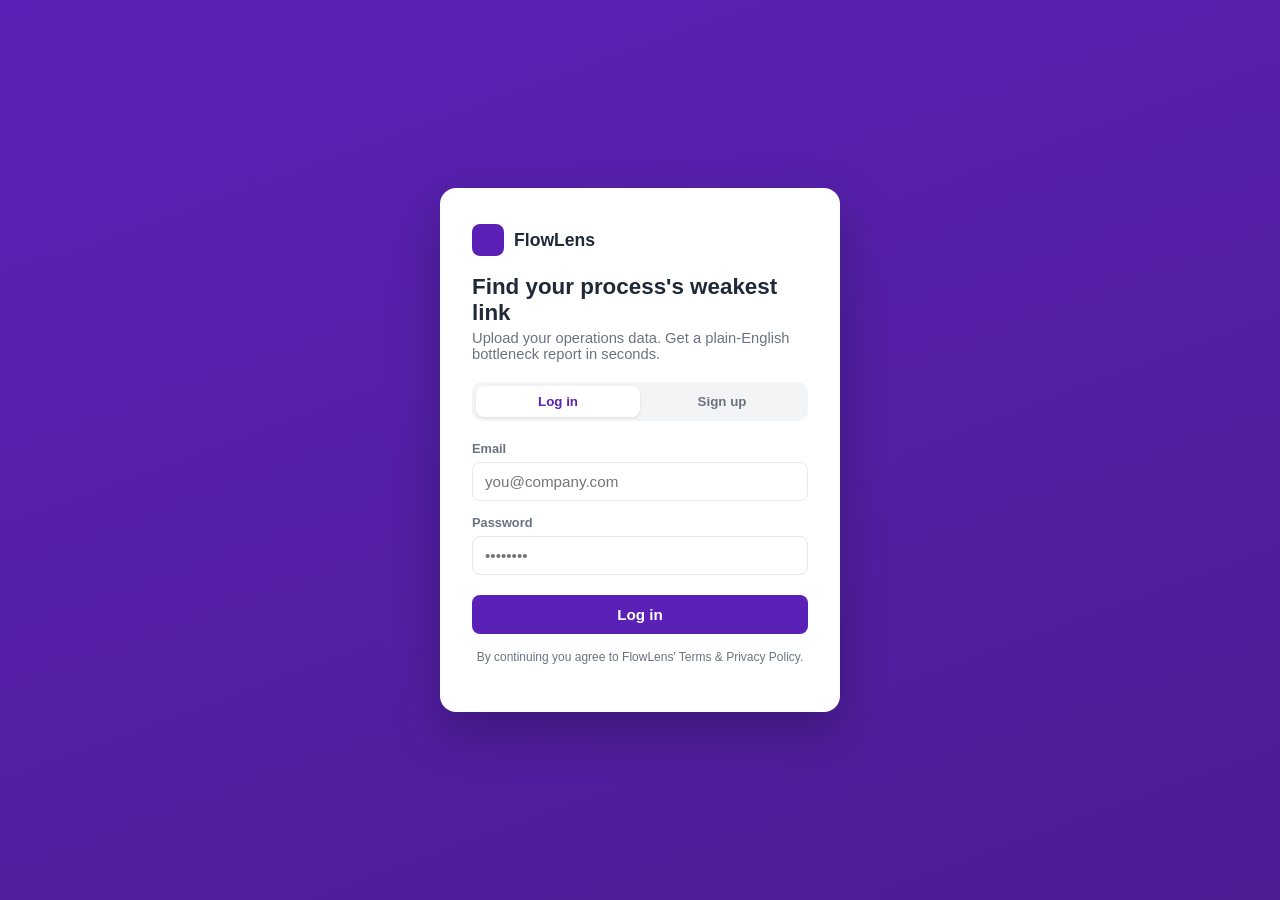
<file: Frontend/index.html>
<!DOCTYPE html>
<html lang="en">
<head>
  <meta charset="UTF-8" />
  <meta name="viewport" content="width=device-width, initial-scale=1.0" />
  <title>FlowLens — Log in</title>
  <link rel="stylesheet" href="css/style.css" />
</head>
<body>
  <div class="auth-wrap">
    <div class="auth-card">
      <div class="brand"><div class="logo"></div><span>FlowLens</span></div>
      <h1>Find your process's weakest link</h1>
      <p class="sub">Upload your operations data. Get a plain-English bottleneck report in seconds.</p>

      <div class="tabs">
        <button id="tabLogin" class="active" onclick="switchTab('login')">Log in</button>
        <button id="tabSignup" onclick="switchTab('signup')">Sign up</button>
      </div>

      <form id="loginForm" onsubmit="return false;">
        <label for="loginEmail">Email</label>
        <input type="email" id="loginEmail" placeholder="you@company.com" required />
        <label for="loginPassword">Password</label>
        <input type="password" id="loginPassword" placeholder="••••••••" required />
        <button class="primary" id="loginBtn" onclick="handleLogin()">Log in</button>
      </form>

      <form id="signupForm" style="display:none" onsubmit="return false;">
        <label for="signupName">Name</label>
        <input type="text" id="signupName" placeholder="Jane Doe" required />
        <label for="signupEmail">Email</label>
        <input type="email" id="signupEmail" placeholder="you@company.com" required />
        <label for="signupPassword">Password</label>
        <input type="password" id="signupPassword" placeholder="At least 6 characters" required />
        <button class="primary" id="signupBtn" onclick="handleSignup()">Create account</button>
      </form>

      <div class="error-box" id="errorBox"></div>
      <p class="hint">By continuing you agree to FlowLens' Terms &amp; Privacy Policy.</p>
    </div>
  </div>

  <script src="js/config.js"></script>
  <script src="js/api.js"></script>
  <script src="js/auth.js"></script>
</body>
</html>
</file>
<file: Frontend/css/style.css>
:root {
  --accent: #5b21b6;
  --accent-dark: #4c1d95;
  --accent-light: #ede9fe;
  --danger: #dc2626;
  --ok: #16a34a;
  --warn: #d97706;
  --text-dark: #1f2937;
  --text-muted: #6b7280;
  --border: #e5e7eb;
  --bg: #f8f7fc;
}

* { box-sizing: border-box; }

body {
  margin: 0;
  font-family: "Segoe UI", Roboto, -apple-system, sans-serif;
  background: var(--bg);
  color: var(--text-dark);
}

a { color: var(--accent); text-decoration: none; }

/* ---------- Auth screen ---------- */
.auth-wrap {
  min-height: 100vh;
  display: flex;
  align-items: center;
  justify-content: center;
  background: linear-gradient(160deg, var(--accent) 0%, var(--accent-dark) 100%);
  padding: 20px;
}

.auth-card {
  background: #fff;
  border-radius: 16px;
  padding: 36px 32px;
  width: 100%;
  max-width: 400px;
  box-shadow: 0 20px 50px rgba(0, 0, 0, 0.25);
}

.brand {
  display: flex;
  align-items: center;
  gap: 10px;
  margin-bottom: 18px;
}
.brand .logo {
  width: 32px; height: 32px; border-radius: 8px;
  background: var(--accent);
}
.brand span { font-weight: 700; font-size: 1.1rem; }

.auth-card h1 { font-size: 1.4rem; margin: 6px 0 4px; }
.auth-card p.sub { color: var(--text-muted); margin: 0 0 20px; font-size: 0.92rem; }

.tabs { display: flex; background: #f3f4f6; border-radius: 10px; padding: 4px; margin-bottom: 20px; }
.tabs button {
  flex: 1; border: none; background: none; padding: 8px 0; border-radius: 8px;
  font-weight: 600; color: var(--text-muted); cursor: pointer;
}
.tabs button.active { background: #fff; color: var(--accent); box-shadow: 0 1px 3px rgba(0,0,0,0.1); }

label { display: block; font-size: 0.8rem; font-weight: 600; margin: 14px 0 6px; color: var(--text-muted); }
input[type="text"], input[type="email"], input[type="password"], input[type="number"], input[type="url"], select, textarea {
  width: 100%; padding: 10px 12px; border: 1px solid var(--border); border-radius: 8px; font-size: 0.95rem;
}
input:focus, select:focus, textarea:focus { outline: 2px solid var(--accent-light); border-color: var(--accent); }

button.primary {
  width: 100%; margin-top: 20px; padding: 11px; border: none; border-radius: 8px;
  background: var(--accent); color: #fff; font-weight: 700; font-size: 0.95rem; cursor: pointer;
}
button.primary:hover { background: var(--accent-dark); }
button.primary:disabled { opacity: 0.6; cursor: not-allowed; }

button.secondary {
  padding: 9px 16px; border-radius: 8px; border: 1px solid var(--border); background: #fff;
  font-weight: 600; cursor: pointer; color: var(--text-dark);
}
button.secondary:hover { background: #f3f4f6; }

.error-box {
  display: none; background: #fef2f2; color: var(--danger); border: 1px solid #fecaca;
  padding: 10px 12px; border-radius: 8px; font-size: 0.85rem; margin-top: 14px;
}
.hint { font-size: 0.75rem; color: var(--text-muted); margin-top: 16px; text-align: center; }

/* ---------- App shell ---------- */
.topbar {
  background: var(--accent); color: #fff; padding: 14px 24px;
  display: flex; align-items: center; justify-content: space-between;
}
.topbar .brand span { color: #fff; }
.topbar nav a { color: #e5e7eb; margin-right: 18px; font-weight: 600; font-size: 0.9rem; }
.topbar nav a.active, .topbar nav a:hover { color: #fff; }
.topbar .user { display: flex; align-items: center; gap: 12px; font-size: 0.85rem; }
.topbar .user button { background: rgba(255,255,255,0.15); color: #fff; border: none; padding: 6px 12px; border-radius: 6px; cursor: pointer; }

.container { max-width: 1000px; margin: 0 auto; padding: 28px 20px; }

.card {
  background: #fff; border-radius: 14px; padding: 22px 24px; margin-bottom: 20px;
  box-shadow: 0 1px 3px rgba(0,0,0,0.06); border: 1px solid var(--border);
}
.card h2 { margin-top: 0; font-size: 1.1rem; }

.grid-2 { display: grid; grid-template-columns: 1fr 1fr; gap: 16px; }
.grid-4 { display: grid; grid-template-columns: repeat(4, 1fr); gap: 12px; }
@media (max-width: 700px) { .grid-2, .grid-4 { grid-template-columns: 1fr 1fr; } }

.stat-box { background: var(--accent-light); border-radius: 10px; padding: 14px; }
.stat-box .num { font-size: 1.6rem; font-weight: 800; color: var(--accent); }
.stat-box .label { font-size: 0.75rem; color: var(--text-muted); margin-top: 2px; }

.dataset-row {
  display: flex; justify-content: space-between; align-items: center;
  padding: 12px 0; border-bottom: 1px solid var(--border);
}
.dataset-row:last-child { border-bottom: none; }
.dataset-row .name { font-weight: 600; }
.dataset-row .meta { font-size: 0.8rem; color: var(--text-muted); }
.dataset-row .actions a, .dataset-row .actions button { margin-left: 8px; font-size: 0.85rem; }

.badge { display: inline-block; padding: 3px 10px; border-radius: 999px; font-size: 0.72rem; font-weight: 700; }
.badge.danger { background: #fee2e2; color: var(--danger); }
.badge.ok { background: #dcfce7; color: var(--ok); }
.badge.neutral { background: #fef3c7; color: var(--warn); }

.dropzone {
  border: 2px dashed var(--border); border-radius: 12px; padding: 40px 20px;
  text-align: center; color: var(--text-muted); cursor: pointer; transition: 0.15s;
}
.dropzone.drag { border-color: var(--accent); background: var(--accent-light); }
.dropzone input[type=file] { display: none; }

.stage-card { border: 1px solid var(--border); border-radius: 10px; padding: 16px; margin-bottom: 12px; }
.stage-card .head { display: flex; justify-content: space-between; align-items: center; }
.stage-card .stats-line { font-size: 0.82rem; color: var(--text-muted); margin: 6px 0; }
.stage-card .cause { font-size: 0.88rem; margin: 6px 0; }
.stage-card .rec { font-size: 0.85rem; color: var(--text-dark); background: var(--accent-light); border-radius: 8px; padding: 8px 10px; }

table.stuck-table { width: 100%; border-collapse: collapse; font-size: 0.85rem; }
table.stuck-table th { text-align: left; background: var(--accent); color: #fff; padding: 8px 10px; }
table.stuck-table td { padding: 7px 10px; border-bottom: 1px solid var(--border); }
table.stuck-table tr:nth-child(even) { background: #f9fafb; }

.spinner {
  border: 3px solid var(--accent-light); border-top-color: var(--accent); border-radius: 50%;
  width: 22px; height: 22px; animation: spin 0.8s linear infinite; display: inline-block; vertical-align: middle;
}
@keyframes spin { to { transform: rotate(360deg); } }

.empty-state { text-align: center; color: var(--text-muted); padding: 30px 0; }
.muted { color: var(--text-muted); font-size: 0.85rem; }
</file>
